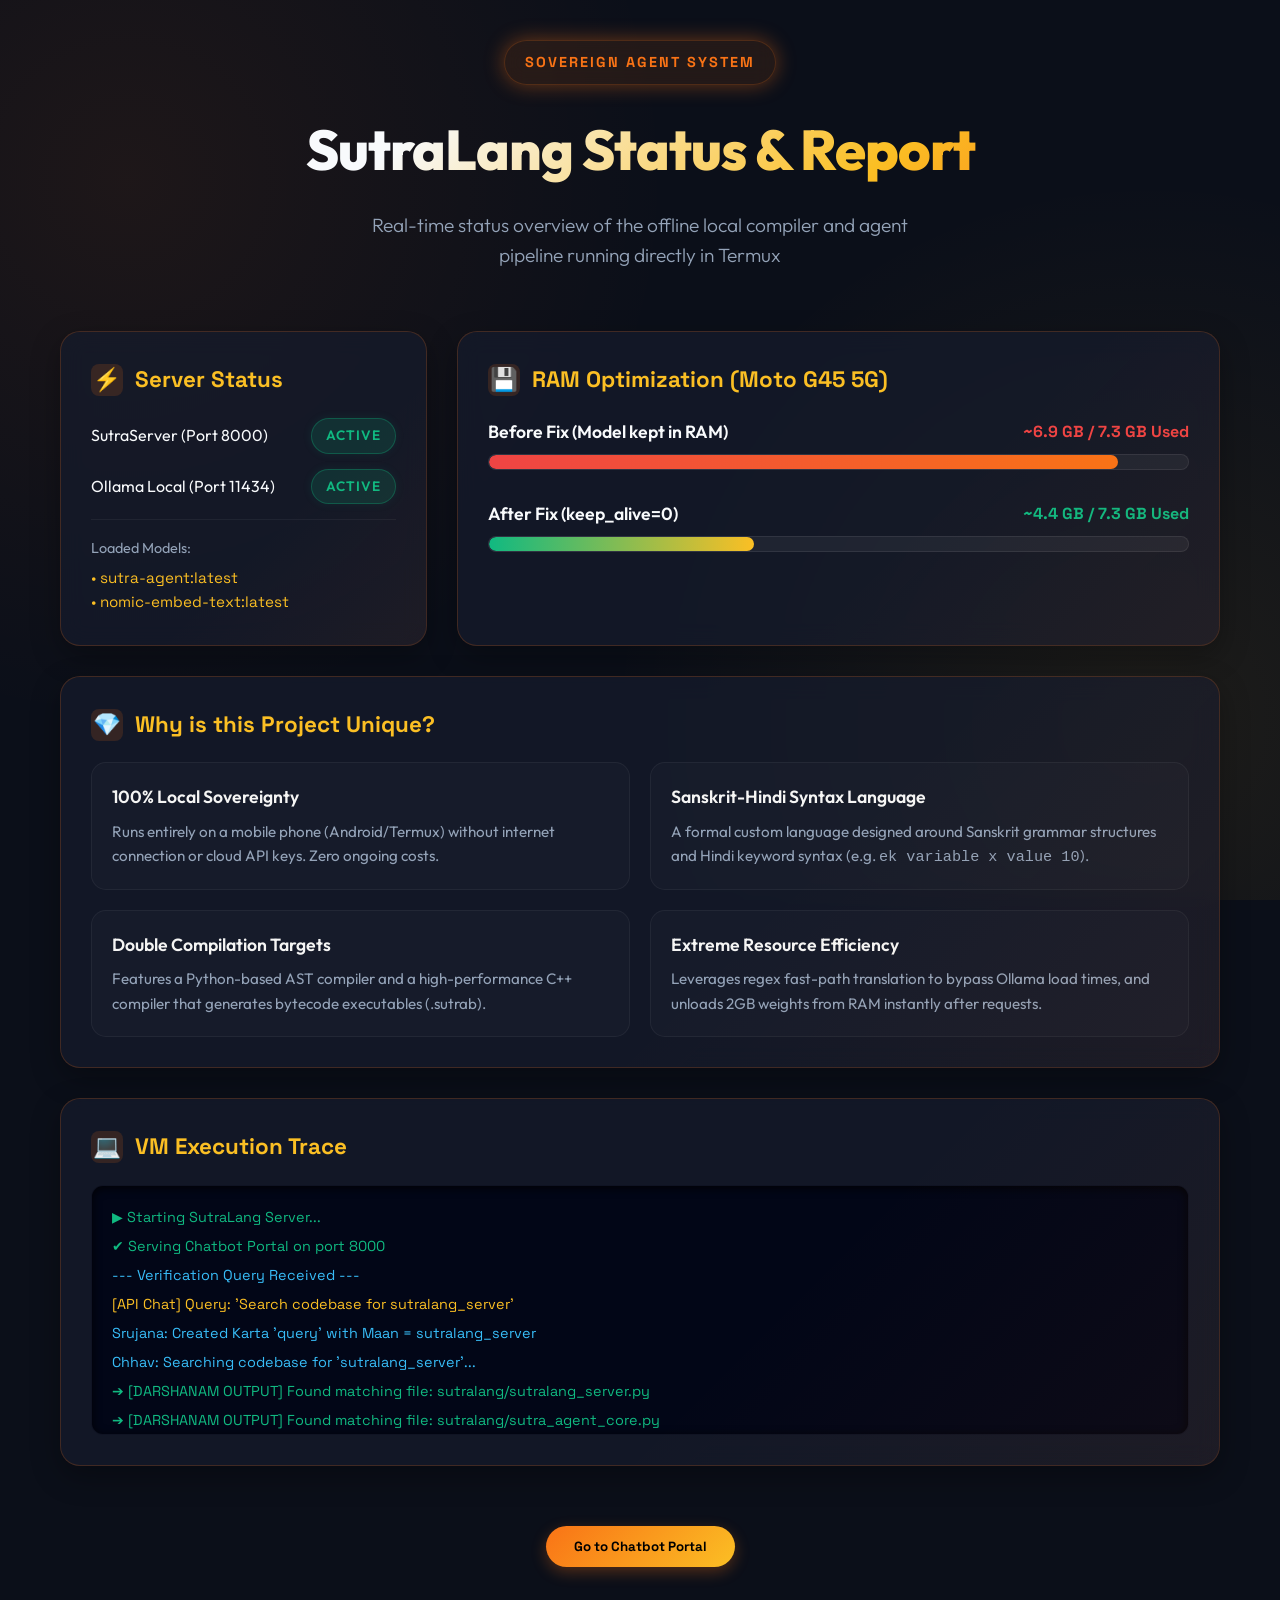
<file: web/report.html>
<!DOCTYPE html>
<html lang="en">
<head>
    <meta charset="UTF-8">
    <meta name="viewport" content="width=device-width, initial-scale=1.0">
    <title>SutraLang & SutraAgent Status Report</title>
    <link rel="preconnect" href="https://fonts.googleapis.com">
    <link rel="preconnect" href="https://fonts.gstatic.com" crossorigin>
    <link href="https://fonts.googleapis.com/css2?family=Outfit:wght@300;400;600;800&family=Space+Grotesk:wght@400;700&display=swap" rel="stylesheet">
    <style>
        :root {
            --bg-color: #0b0f19;
            --card-bg: rgba(22, 28, 45, 0.7);
            --border-color: rgba(249, 115, 22, 0.2);
            --primary: #f97316; /* Saffron */
            --primary-glow: rgba(249, 115, 22, 0.4);
            --gold: #fbbf24;
            --cream: #f5f5f4;
            --text-main: #f8fafc;
            --text-muted: #94a3b8;
            --success: #10b981;
            --danger: #ef4444;
        }

        * {
            box-sizing: border-box;
            margin: 0;
            padding: 0;
        }

        body {
            font-family: 'Outfit', sans-serif;
            background-color: var(--bg-color);
            color: var(--text-main);
            line-height: 1.6;
            overflow-x: hidden;
            background-image: 
                radial-gradient(circle at 10% 20%, rgba(249, 115, 22, 0.08) 0%, transparent 40%),
                radial-gradient(circle at 90% 80%, rgba(251, 191, 36, 0.08) 0%, transparent 40%);
            background-attachment: fixed;
        }

        .container {
            max-width: 1200px;
            margin: 0 auto;
            padding: 40px 20px;
        }

        header {
            text-align: center;
            margin-bottom: 60px;
            animation: fadeInDown 1s ease-out;
        }

        .logo-container {
            display: inline-flex;
            align-items: center;
            justify-content: center;
            padding: 10px 20px;
            background: rgba(249, 115, 22, 0.1);
            border: 1px solid var(--border-color);
            border-radius: 50px;
            margin-bottom: 20px;
            backdrop-filter: blur(10px);
            box-shadow: 0 0 20px var(--primary-glow);
        }

        .logo-text {
            font-family: 'Space Grotesk', sans-serif;
            font-weight: 700;
            color: var(--primary);
            letter-spacing: 2px;
            font-size: 0.9rem;
            text-transform: uppercase;
        }

        h1 {
            font-size: 3.5rem;
            font-weight: 800;
            letter-spacing: -1px;
            margin-bottom: 15px;
            background: linear-gradient(135deg, var(--text-main) 30%, var(--gold) 70%, var(--primary));
            -webkit-background-clip: text;
            -webkit-text-fill-color: transparent;
        }

        .subtitle {
            font-size: 1.2rem;
            color: var(--text-muted);
            font-weight: 300;
            max-width: 600px;
            margin: 0 auto;
        }

        /* Dashboard Grid */
        .dashboard-grid {
            display: grid;
            grid-template-columns: repeat(3, 1fr);
            gap: 30px;
            margin-bottom: 60px;
        }

        .card {
            background: var(--card-bg);
            border: 1px solid var(--border-color);
            border-radius: 20px;
            padding: 30px;
            backdrop-filter: blur(12px);
            transition: all 0.4s cubic-bezier(0.165, 0.84, 0.44, 1);
            box-shadow: 0 10px 30px rgba(0,0,0,0.3);
            position: relative;
            overflow: hidden;
        }

        .card::before {
            content: '';
            position: absolute;
            top: 0;
            left: 0;
            width: 100%;
            height: 100%;
            background: linear-gradient(135deg, transparent 60%, rgba(249, 115, 22, 0.05));
            pointer-events: none;
        }

        .card:hover {
            transform: translateY(-8px);
            border-color: rgba(249, 115, 22, 0.5);
            box-shadow: 0 20px 40px rgba(249, 115, 22, 0.15);
        }

        .card-full {
            grid-column: span 3;
        }

        .card-double {
            grid-column: span 2;
        }

        .card-title {
            font-family: 'Space Grotesk', sans-serif;
            font-size: 1.4rem;
            font-weight: 700;
            margin-bottom: 20px;
            display: flex;
            align-items: center;
            gap: 12px;
            color: var(--gold);
        }

        .card-icon {
            width: 32px;
            height: 32px;
            background: rgba(249, 115, 22, 0.15);
            border-radius: 8px;
            display: flex;
            align-items: center;
            justify-content: center;
            color: var(--primary);
            font-weight: bold;
        }

        /* RAM Visualizer */
        .ram-vis-container {
            display: flex;
            flex-direction: column;
            gap: 20px;
            margin-top: 15px;
        }

        .ram-stat-row {
            display: flex;
            align-items: center;
            justify-content: space-between;
        }

        .ram-stat-label {
            font-weight: 600;
            font-size: 1.1rem;
        }

        .ram-stat-val {
            font-family: 'Space Grotesk', sans-serif;
            font-weight: 700;
            color: var(--primary);
        }

        .progress-bar-bg {
            width: 100%;
            height: 16px;
            background: rgba(255,255,255,0.05);
            border-radius: 10px;
            overflow: hidden;
            border: 1px solid rgba(255,255,255,0.08);
        }

        .progress-bar-fill {
            height: 100%;
            border-radius: 10px;
            transition: width 1.5s cubic-bezier(0.1, 0.8, 0.2, 1);
        }

        .fill-before {
            background: linear-gradient(90deg, var(--danger), var(--primary));
            width: 90%;
            animation: fillPulse 2s infinite alternate;
        }

        .fill-after {
            background: linear-gradient(90deg, var(--success), var(--gold));
            width: 38%;
        }

        /* Status Badges */
        .status-badge {
            display: inline-flex;
            align-items: center;
            gap: 6px;
            padding: 6px 14px;
            border-radius: 30px;
            font-size: 0.85rem;
            font-weight: 600;
            text-transform: uppercase;
            letter-spacing: 1px;
        }

        .badge-active {
            background: rgba(16, 185, 129, 0.15);
            color: var(--success);
            border: 1px solid rgba(16, 185, 129, 0.3);
            box-shadow: 0 0 10px rgba(16, 185, 129, 0.1);
        }

        /* Unique Pitch Grid */
        .pitch-list {
            display: grid;
            grid-template-columns: repeat(2, 1fr);
            gap: 20px;
        }

        .pitch-item {
            background: rgba(255,255,255,0.02);
            border: 1px solid rgba(255,255,255,0.05);
            padding: 20px;
            border-radius: 15px;
            transition: all 0.3s ease;
        }

        .pitch-item:hover {
            background: rgba(249, 115, 22, 0.03);
            border-color: rgba(249, 115, 22, 0.15);
        }

        .pitch-title {
            font-weight: 600;
            color: var(--cream);
            margin-bottom: 8px;
            font-size: 1.1rem;
        }

        .pitch-desc {
            font-size: 0.95rem;
            color: var(--text-muted);
        }

        /* System Logs Output */
        .console-output {
            background: #020617;
            border: 1px solid rgba(255,255,255,0.05);
            border-radius: 12px;
            font-family: 'Space Grotesk', monospace;
            padding: 20px;
            font-size: 0.9rem;
            max-height: 250px;
            overflow-y: auto;
            color: #38bdf8;
            box-shadow: inset 0 2px 10px rgba(0,0,0,0.8);
        }

        .console-line {
            margin-bottom: 6px;
        }

        .console-green {
            color: var(--success);
        }

        .console-yellow {
            color: var(--gold);
        }

        /* Tab Actions */
        .tab-btn-group {
            display: flex;
            gap: 10px;
            margin-bottom: 30px;
            justify-content: center;
        }

        .action-btn {
            background: linear-gradient(135deg, var(--primary), var(--gold));
            color: #000;
            border: none;
            padding: 12px 28px;
            border-radius: 30px;
            font-family: 'Space Grotesk', sans-serif;
            font-weight: 700;
            cursor: pointer;
            transition: all 0.3s ease;
            box-shadow: 0 5px 15px rgba(249, 115, 22, 0.3);
        }

        .action-btn:hover {
            transform: scale(1.05);
            box-shadow: 0 8px 25px rgba(249, 115, 22, 0.5);
        }

        /* Animations */
        @keyframes fadeInDown {
            from {
                opacity: 0;
                transform: translateY(-20px);
            }
            to {
                opacity: 1;
                transform: translateY(0);
            }
        }

        @keyframes fillPulse {
            from {
                filter: brightness(1);
            }
            to {
                filter: brightness(1.2);
            }
        }

        @media (max-width: 900px) {
            .dashboard-grid {
                grid-template-columns: 1fr;
            }
            .card-full, .card-double {
                grid-column: span 1;
            }
            .pitch-list {
                grid-template-columns: 1fr;
            }
            h1 {
                font-size: 2.5rem;
            }
        }
    </style>
</head>
<body>
    <div class="container">
        <header>
            <div class="logo-container">
                <span class="logo-text">Sovereign Agent System</span>
            </div>
            <h1>SutraLang Status & Report</h1>
            <p class="subtitle">Real-time status overview of the offline local compiler and agent pipeline running directly in Termux</p>
        </header>

        <div class="dashboard-grid">
            <!-- Card 1: Server Status -->
            <div class="card">
                <div class="card-title">
                    <span class="card-icon">⚡</span> Server Status
                </div>
                <div style="display: flex; flex-direction: column; gap: 15px;">
                    <div style="display: flex; justify-content: space-between; align-items: center;">
                        <span>SutraServer (Port 8000)</span>
                        <span class="status-badge badge-active">Active</span>
                    </div>
                    <div style="display: flex; justify-content: space-between; align-items: center;">
                        <span>Ollama Local (Port 11434)</span>
                        <span class="status-badge badge-active">Active</span>
                    </div>
                    <div style="border-top: 1px solid rgba(255,255,255,0.05); padding-top: 15px;">
                        <span style="color: var(--text-muted); font-size: 0.9rem;">Loaded Models:</span>
                        <p style="font-family: 'Space Grotesk', sans-serif; font-size: 0.95rem; color: var(--gold); margin-top: 5px;">
                            • sutra-agent:latest<br>
                            • nomic-embed-text:latest
                        </p>
                    </div>
                </div>
            </div>

            <!-- Card 2: Memory Optimization Visualizer -->
            <div class="card card-double">
                <div class="card-title">
                    <span class="card-icon">💾</span> RAM Optimization (Moto G45 5G)
                </div>
                <div class="ram-vis-container">
                    <div>
                        <div class="ram-stat-row">
                            <span class="ram-stat-label">Before Fix (Model kept in RAM)</span>
                            <span class="ram-stat-val" style="color: var(--danger);">~6.9 GB / 7.3 GB Used</span>
                        </div>
                        <div class="progress-bar-bg" style="margin-top: 8px;">
                            <div class="progress-bar-fill fill-before"></div>
                        </div>
                    </div>
                    <div>
                        <div class="ram-stat-row" style="margin-top: 10px;">
                            <span class="ram-stat-label">After Fix (keep_alive=0)</span>
                            <span class="ram-stat-val" style="color: var(--success);">~4.4 GB / 7.3 GB Used</span>
                        </div>
                        <div class="progress-bar-bg" style="margin-top: 8px;">
                            <div class="progress-bar-fill fill-after"></div>
                        </div>
                    </div>
                </div>
            </div>

            <!-- Card 3: Pitch & Uniqueness -->
            <div class="card card-full">
                <div class="card-title">
                    <span class="card-icon">💎</span> Why is this Project Unique?
                </div>
                <div class="pitch-list">
                    <div class="pitch-item">
                        <div class="pitch-title">100% Local Sovereignty</div>
                        <div class="pitch-desc">Runs entirely on a mobile phone (Android/Termux) without internet connection or cloud API keys. Zero ongoing costs.</div>
                    </div>
                    <div class="pitch-item">
                        <div class="pitch-title">Sanskrit-Hindi Syntax Language</div>
                        <div class="pitch-desc">A formal custom language designed around Sanskrit grammar structures and Hindi keyword syntax (e.g. <code>ek variable x value 10</code>).</div>
                    </div>
                    <div class="pitch-item">
                        <div class="pitch-title">Double Compilation Targets</div>
                        <div class="pitch-desc">Features a Python-based AST compiler and a high-performance C++ compiler that generates bytecode executables (.sutrab).</div>
                    </div>
                    <div class="pitch-item">
                        <div class="pitch-title">Extreme Resource Efficiency</div>
                        <div class="pitch-desc">Leverages regex fast-path translation to bypass Ollama load times, and unloads 2GB weights from RAM instantly after requests.</div>
                    </div>
                </div>
            </div>

            <!-- Card 4: Active Trace Console -->
            <div class="card card-full">
                <div class="card-title">
                    <span class="card-icon">💻</span> VM Execution Trace
                </div>
                <div class="console-output">
                    <div class="console-line console-green">▶ Starting SutraLang Server...</div>
                    <div class="console-line console-green">✔ Serving Chatbot Portal on port 8000</div>
                    <div class="console-line">--- Verification Query Received ---</div>
                    <div class="console-line console-yellow">[API Chat] Query: 'Search codebase for sutralang_server'</div>
                    <div class="console-line">Srujana: Created Karta 'query' with Maan = sutralang_server</div>
                    <div class="console-line">Chhav: Searching codebase for 'sutralang_server'...</div>
                    <div class="console-line console-green">➔ [DARSHANAM OUTPUT] Found matching file: sutralang/sutralang_server.py</div>
                    <div class="console-line console-green">➔ [DARSHANAM OUTPUT] Found matching file: sutralang/sutra_agent_core.py</div>
                    <div class="console-line">✔ Execution completed successfully. Unloading model weights...</div>
                </div>
            </div>
        </div>

        <div class="tab-btn-group">
            <button class="action-btn" onclick="window.location.href='/'">Go to Chatbot Portal</button>
        </div>
    </div>
</body>
</html>
</file>
